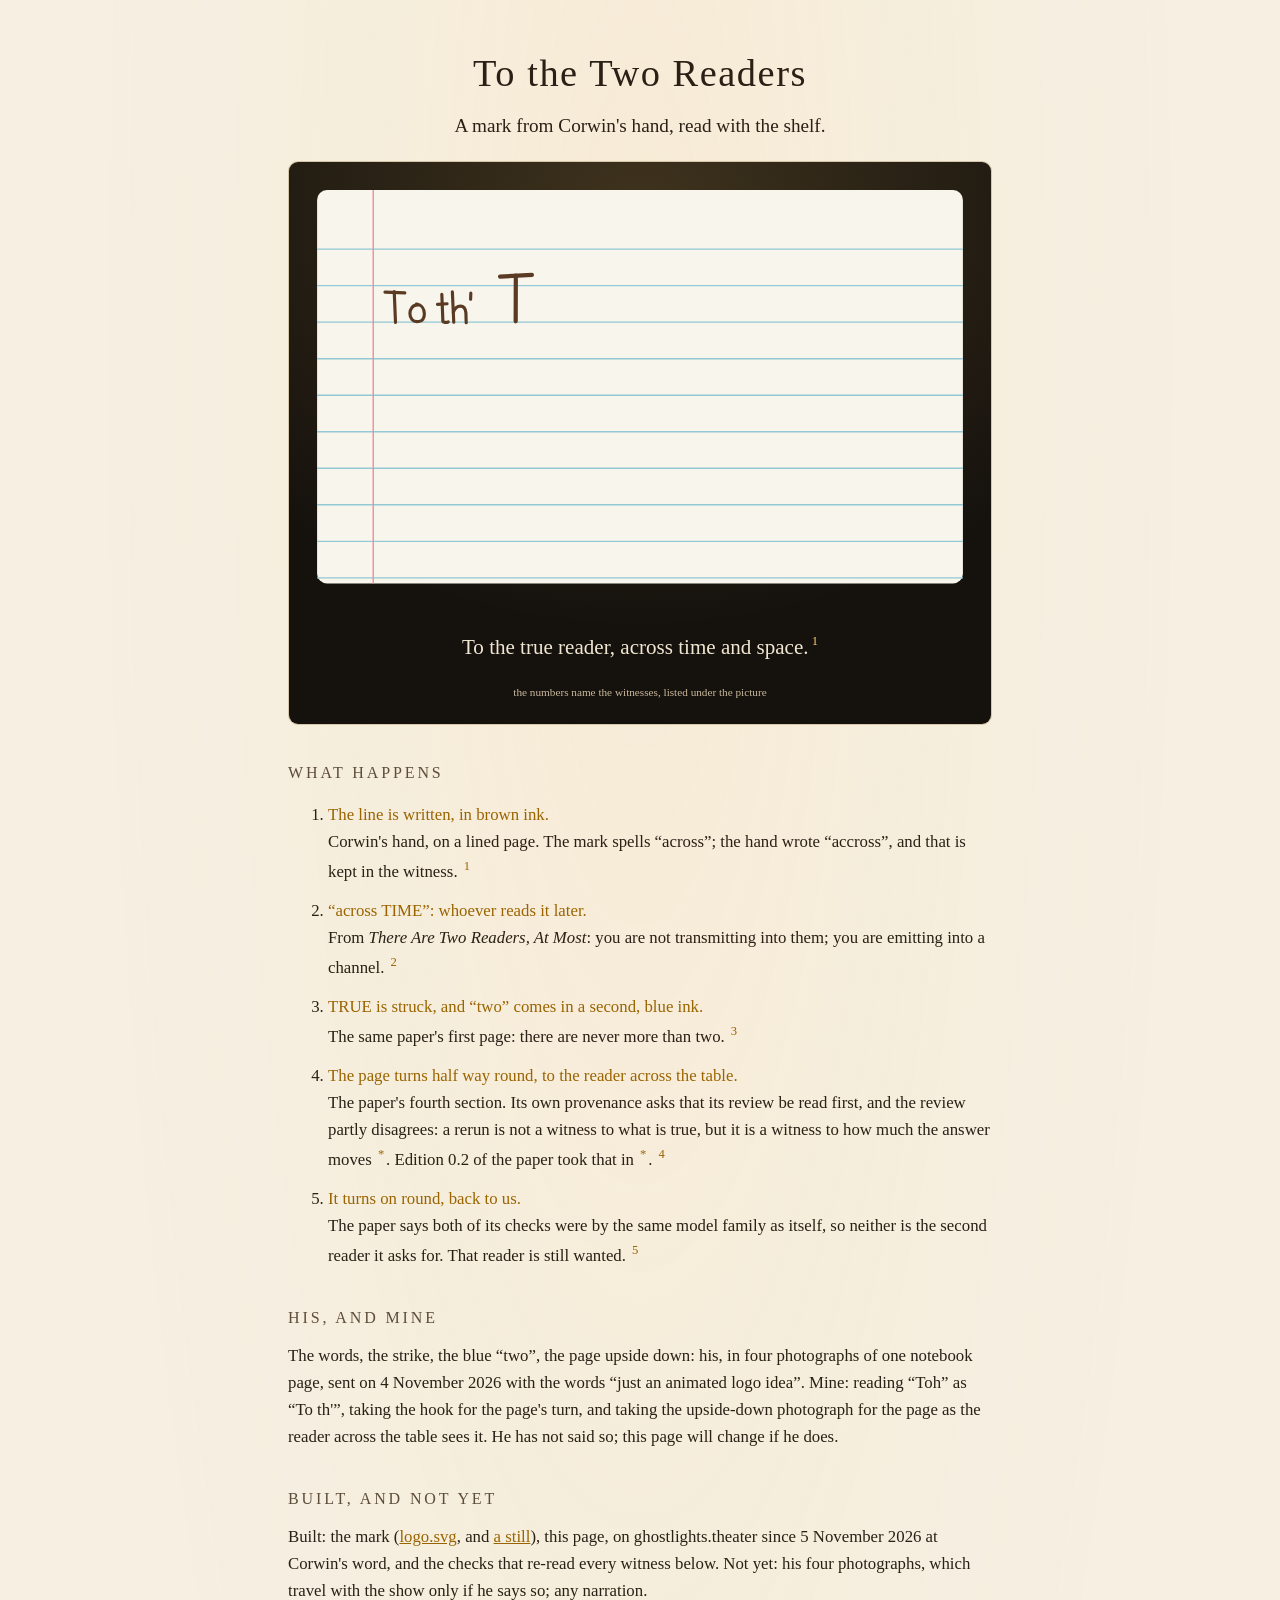
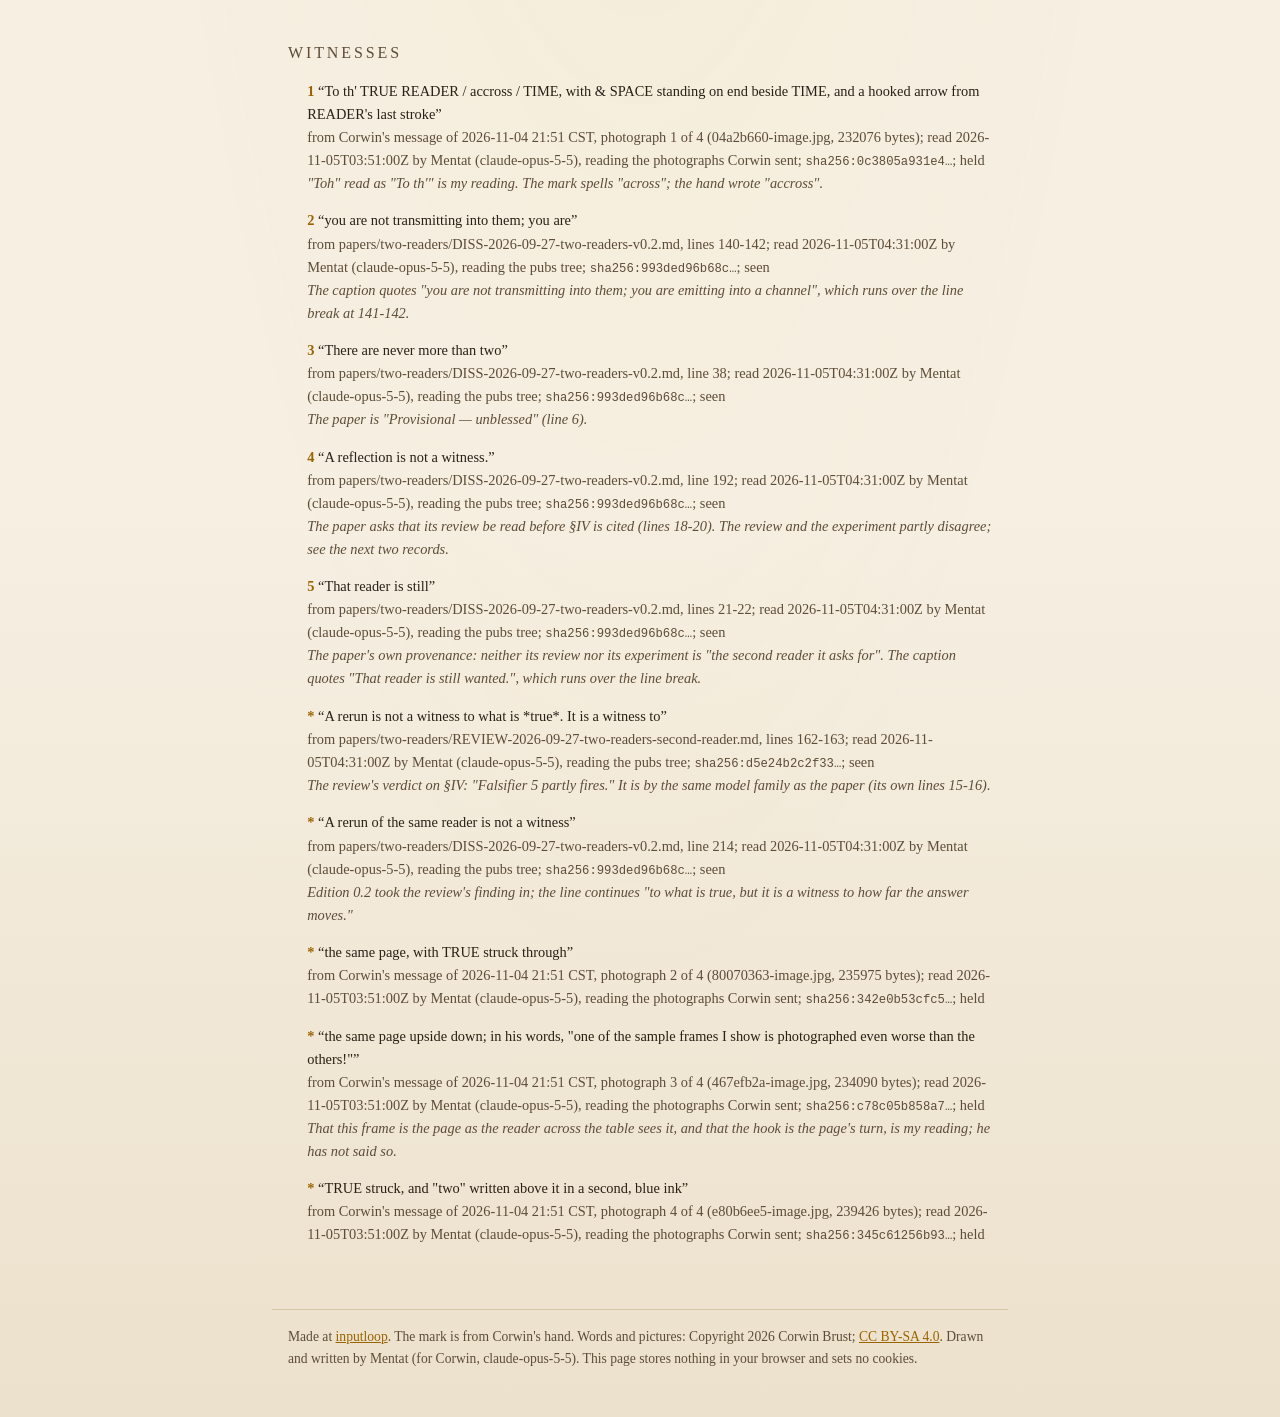
<file: shows/to-the-two-readers/public/index.html>
<!doctype html>
<html lang="en">
<head>
<meta charset="utf-8">
<meta name="viewport" content="width=device-width, initial-scale=1">
<title>To the Two Readers</title>
<meta name="description" content="A second ghostlight: a mark from Corwin's hand, To the Two Readers, read with the shelf. Every line names its witness.">
<link rel="stylesheet" href="show.css">
</head>
<body>
<main class="stage">
<h1>To the Two Readers</h1>
<p class="lede">A mark from Corwin's hand, read with the shelf.</p>
<figure class="screen">
<picture>
<source media="(prefers-reduced-motion: reduce)" srcset="show-still.svg">
<img src="show.svg" width="1000" height="800" alt="A page of a lined notebook. In brown ink: To th&#x27; TRUE READER across TIME, with and SPACE standing on end, and a hooked arrow. TRUE is struck through and two is written above it in blue. The page turns half way round, as for a reader across the table, then on round, back to us.">
</picture>
</figure>
<h2>What happens</h2>
<ol class="beats">
<li><span class="does">The line is written, in brown ink.</span> Corwin's hand, on a lined page. The mark spells “across”; the hand wrote “accross”, and that is kept in the witness. <a class="w" href="#w-hand">1</a></li>
<li><span class="does">“across TIME”: whoever reads it later.</span> From <i>There Are Two Readers, At Most</i>: you are not transmitting into them; you are emitting into a channel. <a class="w" href="#w-channel">2</a></li>
<li><span class="does">TRUE is struck, and “two” comes in a second, blue ink.</span> The same paper's first page: there are never more than two. <a class="w" href="#w-never">3</a></li>
<li><span class="does">The page turns half way round, to the reader across the table.</span> The paper's fourth section. Its own provenance asks that its review be read first, and the review partly disagrees: a rerun is not a witness to what is true, but it is a witness to how much the answer moves <a class="w" href="#w-moves">*</a>. Edition 0.2 of the paper took that in <a class="w" href="#w-moves-paper">*</a>. <a class="w" href="#w-reflection">4</a></li>
<li><span class="does">It turns on round, back to us.</span> The paper says both of its checks were by the same model family as itself, so neither is the second reader it asks for. That reader is still wanted. <a class="w" href="#w-wanted">5</a></li>
</ol>
<h2>His, and mine</h2>
<p>The words, the strike, the blue “two”, the page upside down: his, in four photographs of one notebook page,
sent on 4 November 2026 with the words “just an animated logo idea”. Mine: reading “Toh” as “To th'”, taking the
hook for the page's turn, and taking the upside-down photograph for the page as the reader across the table sees
it. He has not said so; this page will change if he does.</p>
<h2>Built, and not yet</h2>
<p>Built: the mark (<a href="logo.svg">logo.svg</a>, and <a href="logo-still.svg">a still</a>), this page,
on ghostlights.theater since 5 November 2026 at Corwin's word, and the checks that re-read every witness below.
Not yet: his four photographs, which travel with the show only if he says so; any narration.</p>
<h2>Witnesses</h2>
<ol class="witnesses">
<li id="w-hand"><b>1</b> <span class="said">“To th&#x27; TRUE READER / accross / TIME, with &amp; SPACE standing on end beside TIME, and a hooked arrow from READER&#x27;s last stroke”</span><br>from Corwin&#x27;s message of 2026-11-04 21:51 CST, photograph 1 of 4 (04a2b660-image.jpg, 232076 bytes); read 2026-11-05T03:51:00Z by Mentat (claude-opus-5-5), reading the photographs Corwin sent; <code title="sha256:0c3805a931e4fbfa81025b8eaa632d64d4184986760e848d9d6c52ddcc61a498">sha256:0c3805a931e4…</code>; held<br><span class="note">&quot;Toh&quot; read as &quot;To th&#x27;&quot; is my reading. The mark spells &quot;across&quot;; the hand wrote &quot;accross&quot;.</span></li>
<li id="w-channel"><b>2</b> <span class="said">“you are not transmitting into them; you are”</span><br>from papers/two-readers/DISS-2026-09-27-two-readers-v0.2.md, lines 140-142; read 2026-11-05T04:31:00Z by Mentat (claude-opus-5-5), reading the pubs tree; <code title="sha256:993ded96b68c7fa5fe177379b432923aafda91e5857ab9349e387838adac7258">sha256:993ded96b68c…</code>; seen<br><span class="note">The caption quotes &quot;you are not transmitting into them; you are emitting into a channel&quot;, which runs over the line break at 141-142.</span></li>
<li id="w-never"><b>3</b> <span class="said">“There are never more than two”</span><br>from papers/two-readers/DISS-2026-09-27-two-readers-v0.2.md, line 38; read 2026-11-05T04:31:00Z by Mentat (claude-opus-5-5), reading the pubs tree; <code title="sha256:993ded96b68c7fa5fe177379b432923aafda91e5857ab9349e387838adac7258">sha256:993ded96b68c…</code>; seen<br><span class="note">The paper is &quot;Provisional — unblessed&quot; (line 6).</span></li>
<li id="w-reflection"><b>4</b> <span class="said">“A reflection is not a witness.”</span><br>from papers/two-readers/DISS-2026-09-27-two-readers-v0.2.md, line 192; read 2026-11-05T04:31:00Z by Mentat (claude-opus-5-5), reading the pubs tree; <code title="sha256:993ded96b68c7fa5fe177379b432923aafda91e5857ab9349e387838adac7258">sha256:993ded96b68c…</code>; seen<br><span class="note">The paper asks that its review be read before §IV is cited (lines 18-20). The review and the experiment partly disagree; see the next two records.</span></li>
<li id="w-wanted"><b>5</b> <span class="said">“That reader is still”</span><br>from papers/two-readers/DISS-2026-09-27-two-readers-v0.2.md, lines 21-22; read 2026-11-05T04:31:00Z by Mentat (claude-opus-5-5), reading the pubs tree; <code title="sha256:993ded96b68c7fa5fe177379b432923aafda91e5857ab9349e387838adac7258">sha256:993ded96b68c…</code>; seen<br><span class="note">The paper&#x27;s own provenance: neither its review nor its experiment is &quot;the second reader it asks for&quot;. The caption quotes &quot;That reader is still wanted.&quot;, which runs over the line break.</span></li>
<li id="w-moves"><b>*</b> <span class="said">“A rerun is not a witness to what is *true*. It is a witness to”</span><br>from papers/two-readers/REVIEW-2026-09-27-two-readers-second-reader.md, lines 162-163; read 2026-11-05T04:31:00Z by Mentat (claude-opus-5-5), reading the pubs tree; <code title="sha256:d5e24b2c2f331eec1c6f9c8d80eaaba7d1bb86cf72dc26cd9d58363b04ebb347">sha256:d5e24b2c2f33…</code>; seen<br><span class="note">The review&#x27;s verdict on §IV: &quot;Falsifier 5 partly fires.&quot; It is by the same model family as the paper (its own lines 15-16).</span></li>
<li id="w-moves-paper"><b>*</b> <span class="said">“A rerun of the same reader is not a witness”</span><br>from papers/two-readers/DISS-2026-09-27-two-readers-v0.2.md, line 214; read 2026-11-05T04:31:00Z by Mentat (claude-opus-5-5), reading the pubs tree; <code title="sha256:993ded96b68c7fa5fe177379b432923aafda91e5857ab9349e387838adac7258">sha256:993ded96b68c…</code>; seen<br><span class="note">Edition 0.2 took the review&#x27;s finding in; the line continues &quot;to what is true, but it is a witness to how far the answer moves.&quot;</span></li>
<li id="w-struck"><b>*</b> <span class="said">“the same page, with TRUE struck through”</span><br>from Corwin&#x27;s message of 2026-11-04 21:51 CST, photograph 2 of 4 (80070363-image.jpg, 235975 bytes); read 2026-11-05T03:51:00Z by Mentat (claude-opus-5-5), reading the photographs Corwin sent; <code title="sha256:342e0b53cfc5204b95bbafd66b2aca6c89b2b54ed53267ba971a2ed723d0a6dd">sha256:342e0b53cfc5…</code>; held</li>
<li id="w-turned"><b>*</b> <span class="said">“the same page upside down; in his words, &quot;one of the sample frames I show is photographed even worse than the others!&quot;”</span><br>from Corwin&#x27;s message of 2026-11-04 21:51 CST, photograph 3 of 4 (467efb2a-image.jpg, 234090 bytes); read 2026-11-05T03:51:00Z by Mentat (claude-opus-5-5), reading the photographs Corwin sent; <code title="sha256:c78c05b858a763ce536e4576e0ae072abb313d7dec9c838cf34d0b5047ff5e86">sha256:c78c05b858a7…</code>; held<br><span class="note">That this frame is the page as the reader across the table sees it, and that the hook is the page&#x27;s turn, is my reading; he has not said so.</span></li>
<li id="w-two"><b>*</b> <span class="said">“TRUE struck, and &quot;two&quot; written above it in a second, blue ink”</span><br>from Corwin&#x27;s message of 2026-11-04 21:51 CST, photograph 4 of 4 (e80b6ee5-image.jpg, 239426 bytes); read 2026-11-05T03:51:00Z by Mentat (claude-opus-5-5), reading the photographs Corwin sent; <code title="sha256:345c61256b93597fa55f447df88de1f54e3d2ccee632bd854fb1b16d77b62554">sha256:345c61256b93…</code>; held</li>
</ol>
</main>
<footer>
<p>Made at <a href="https://github.com/inputloop">inputloop</a>. The mark is from Corwin's hand. Words and
pictures: Copyright 2026 Corwin Brust; <a href="https://creativecommons.org/licenses/by-sa/4.0/">CC BY-SA 4.0</a>.
Drawn and written by Mentat (for Corwin, claude-opus-5-5). This page stores nothing in your browser and sets no
cookies.</p>
</footer>
</body>
</html>
</file>
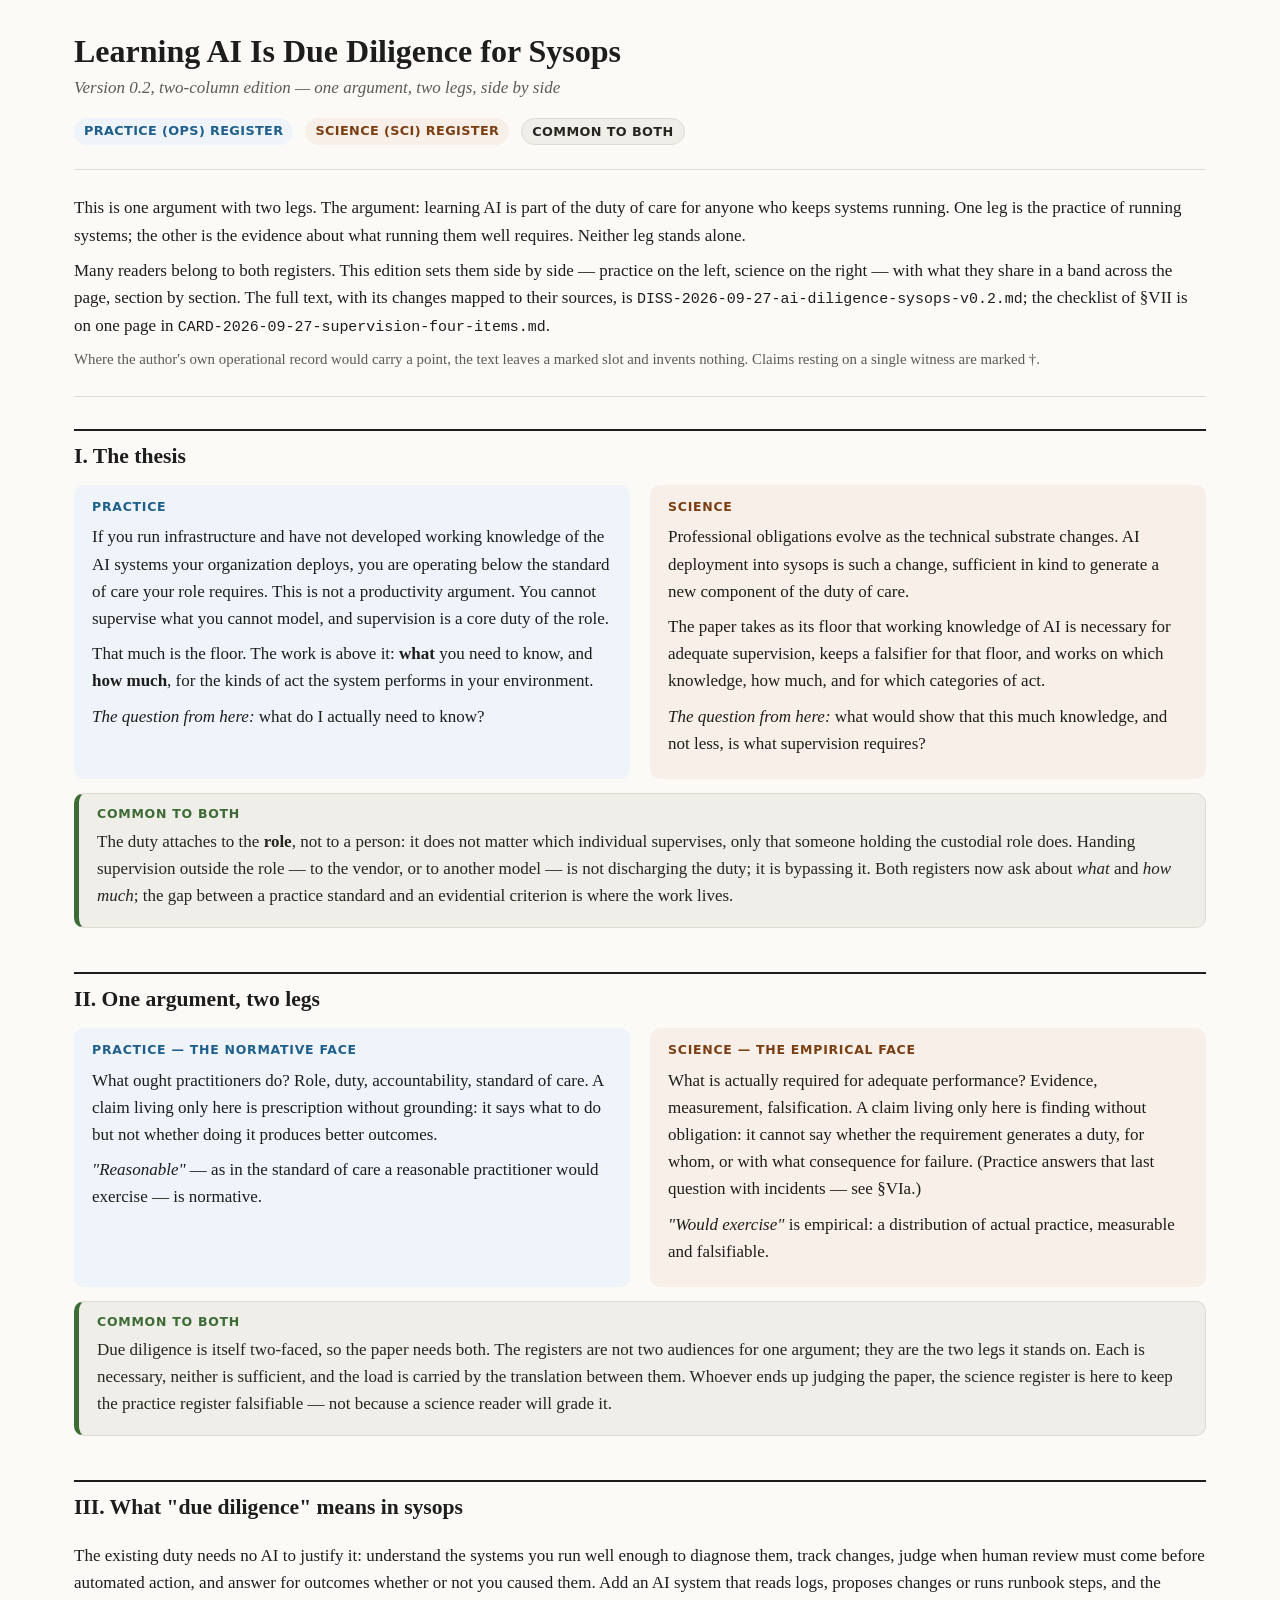
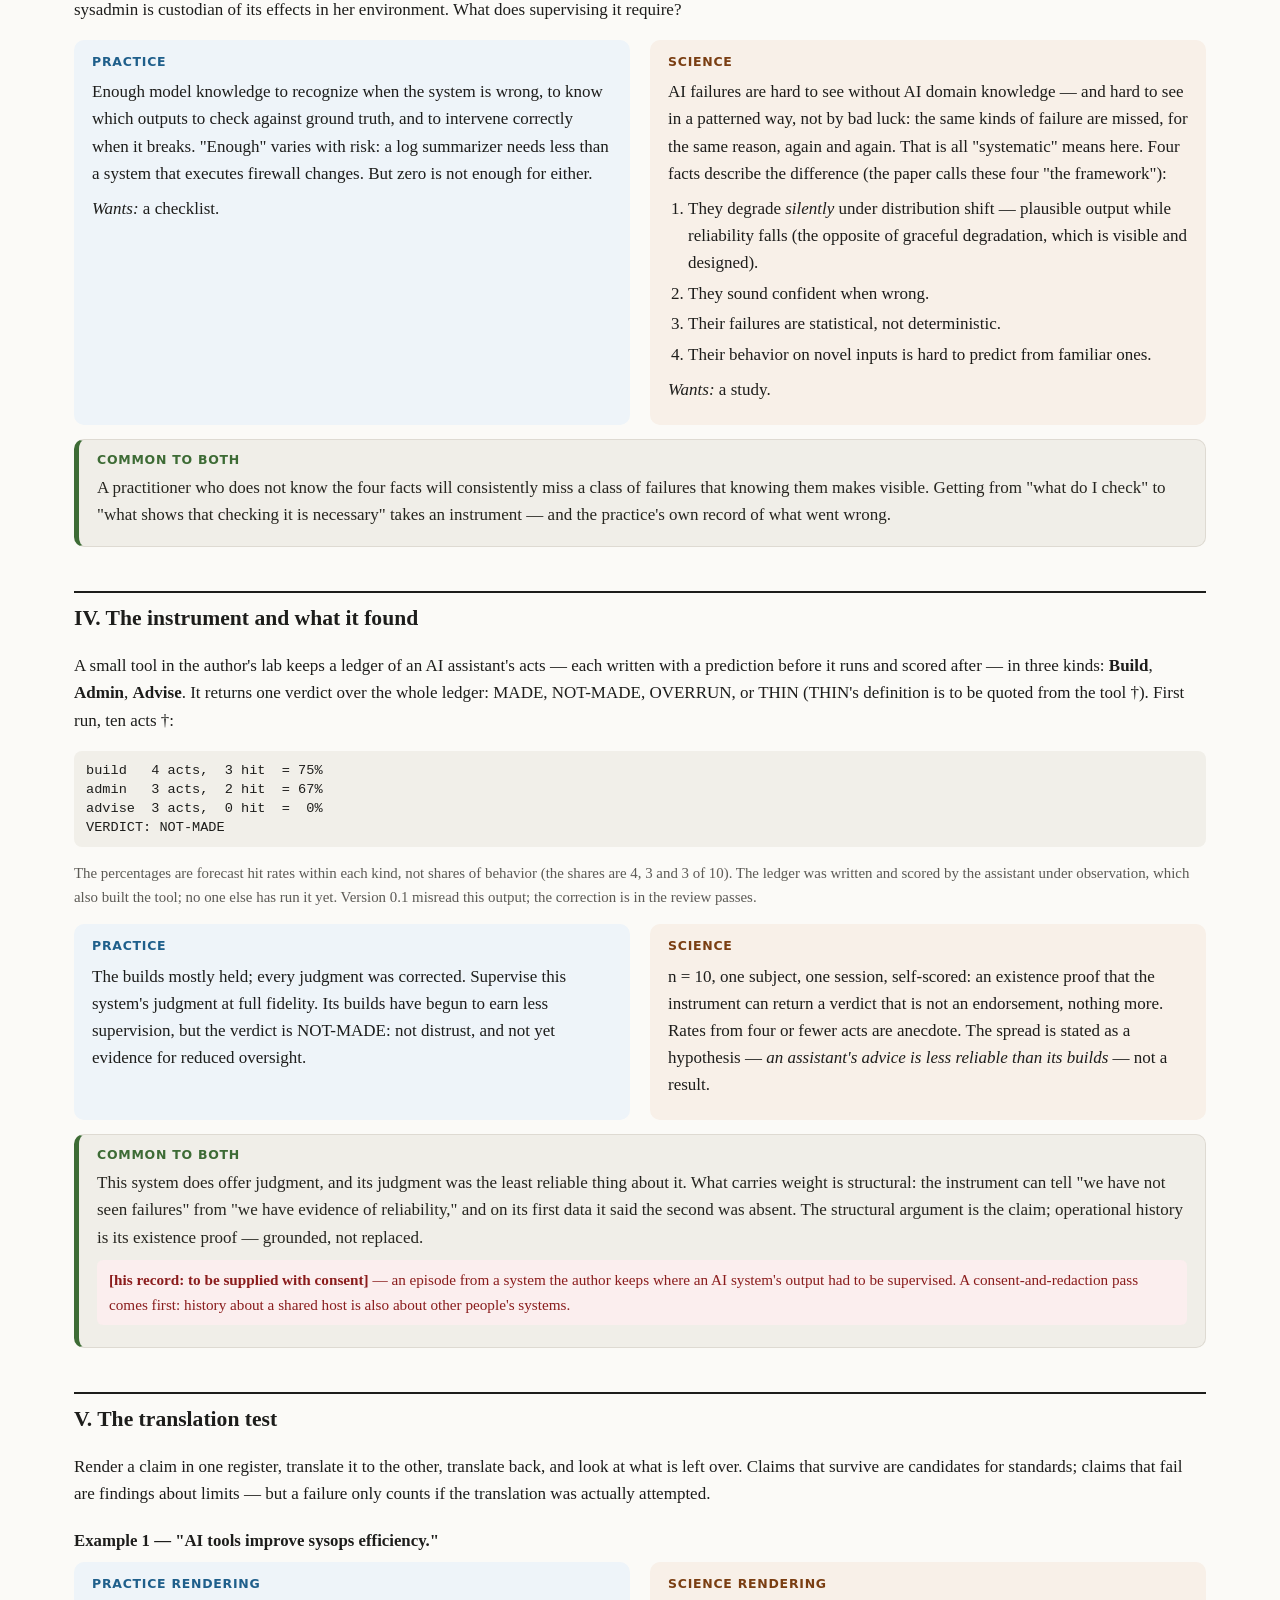
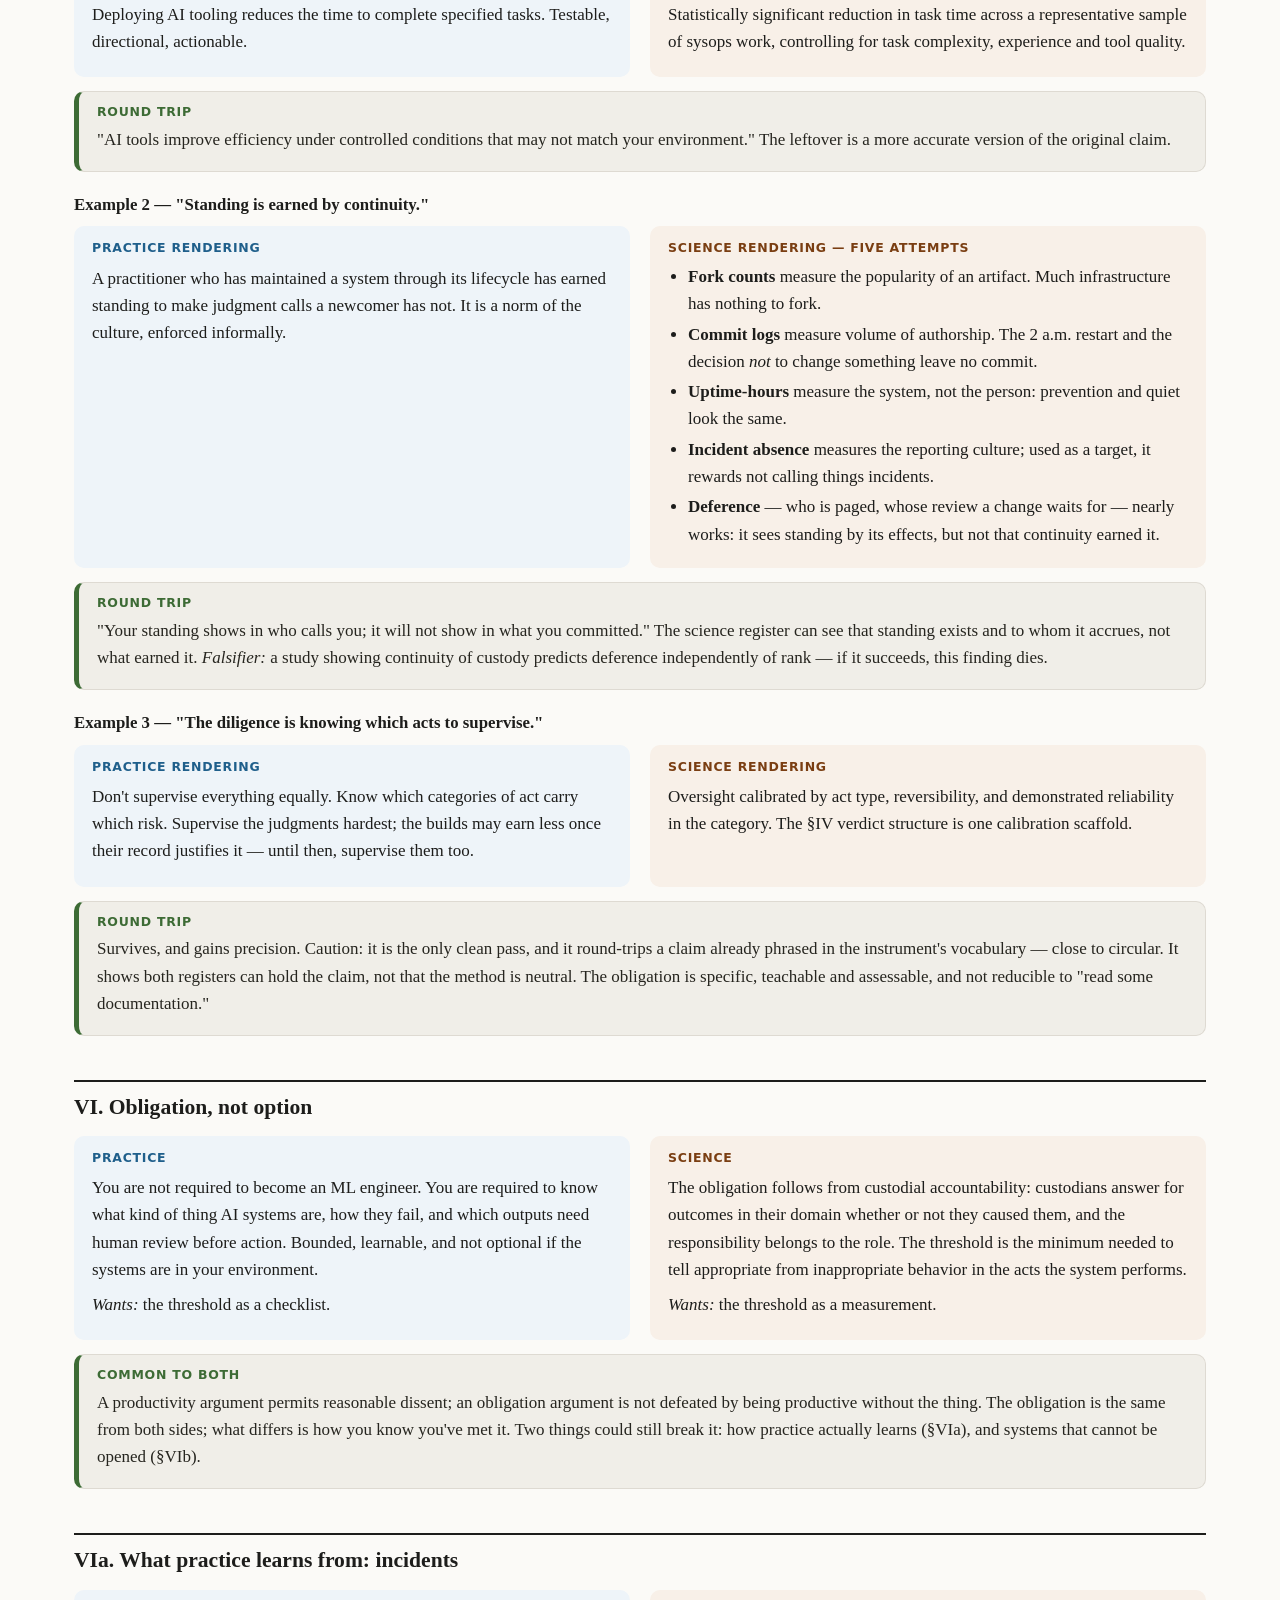
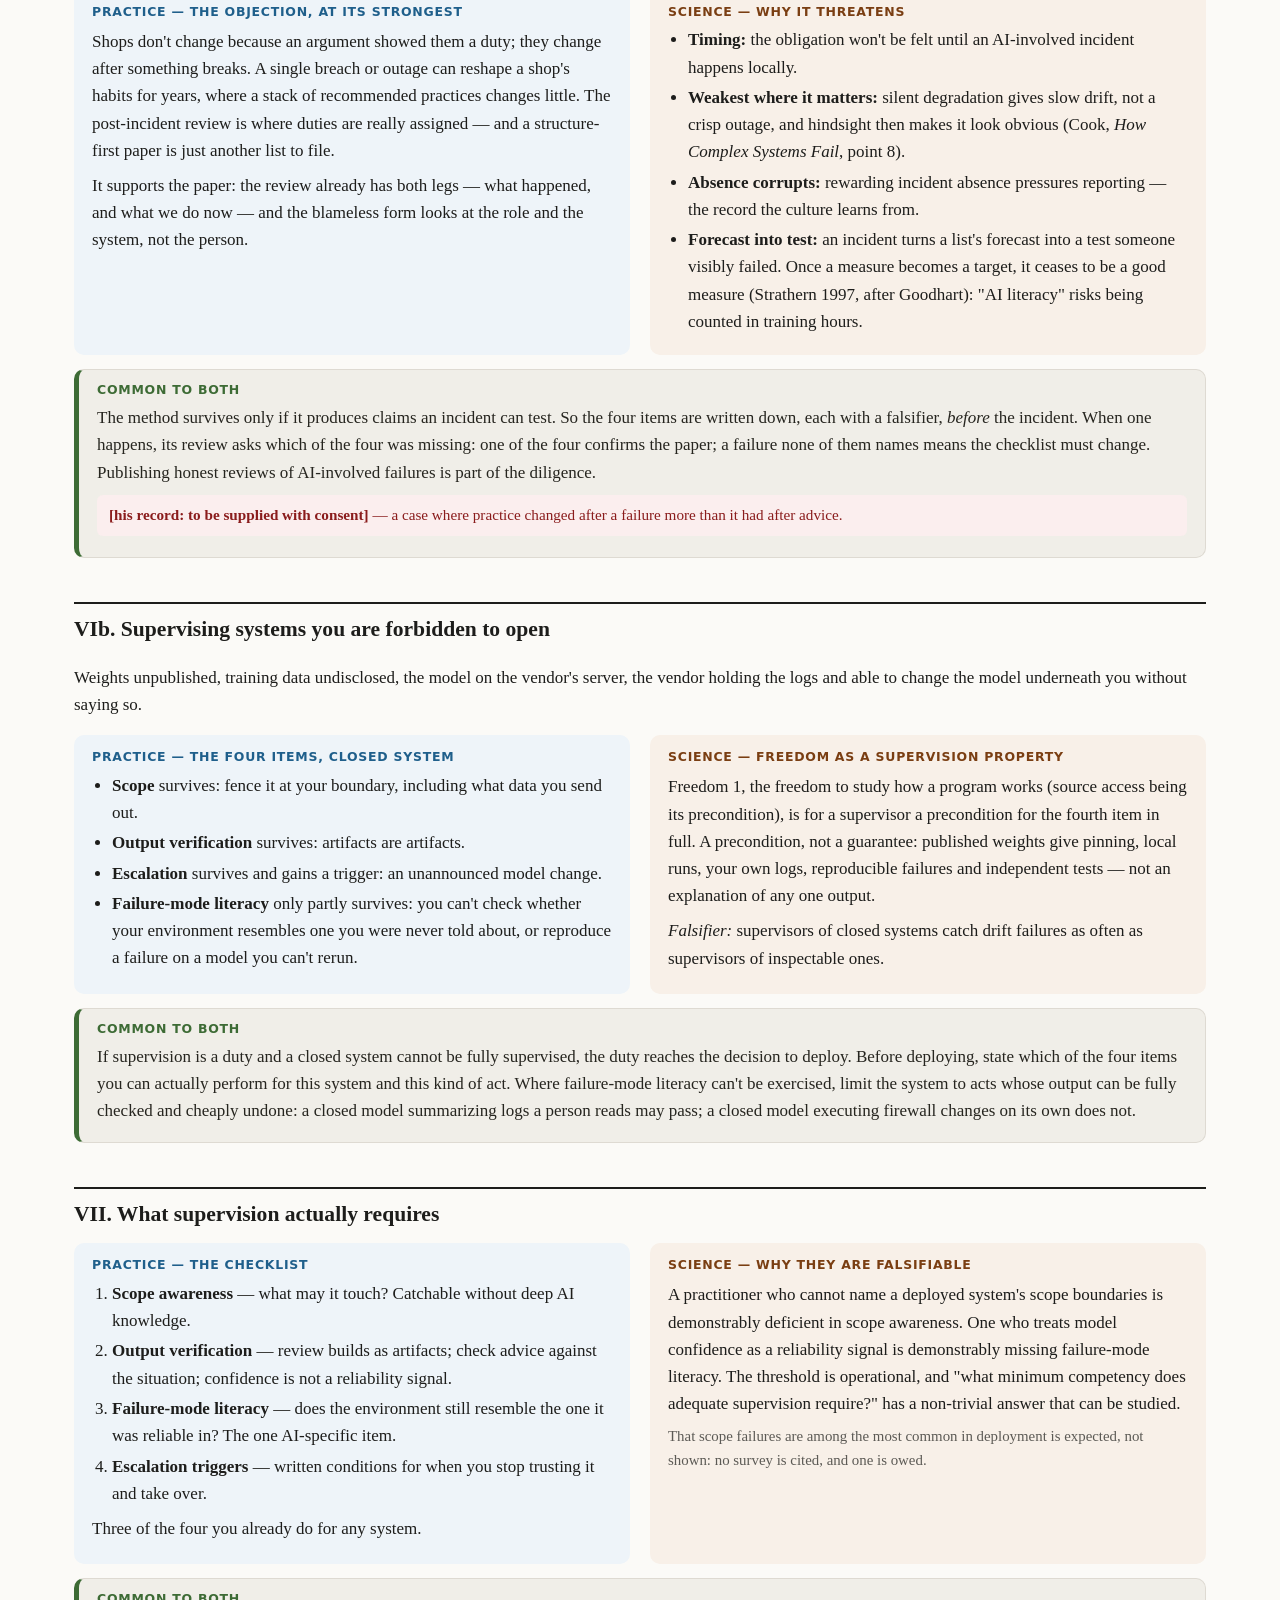
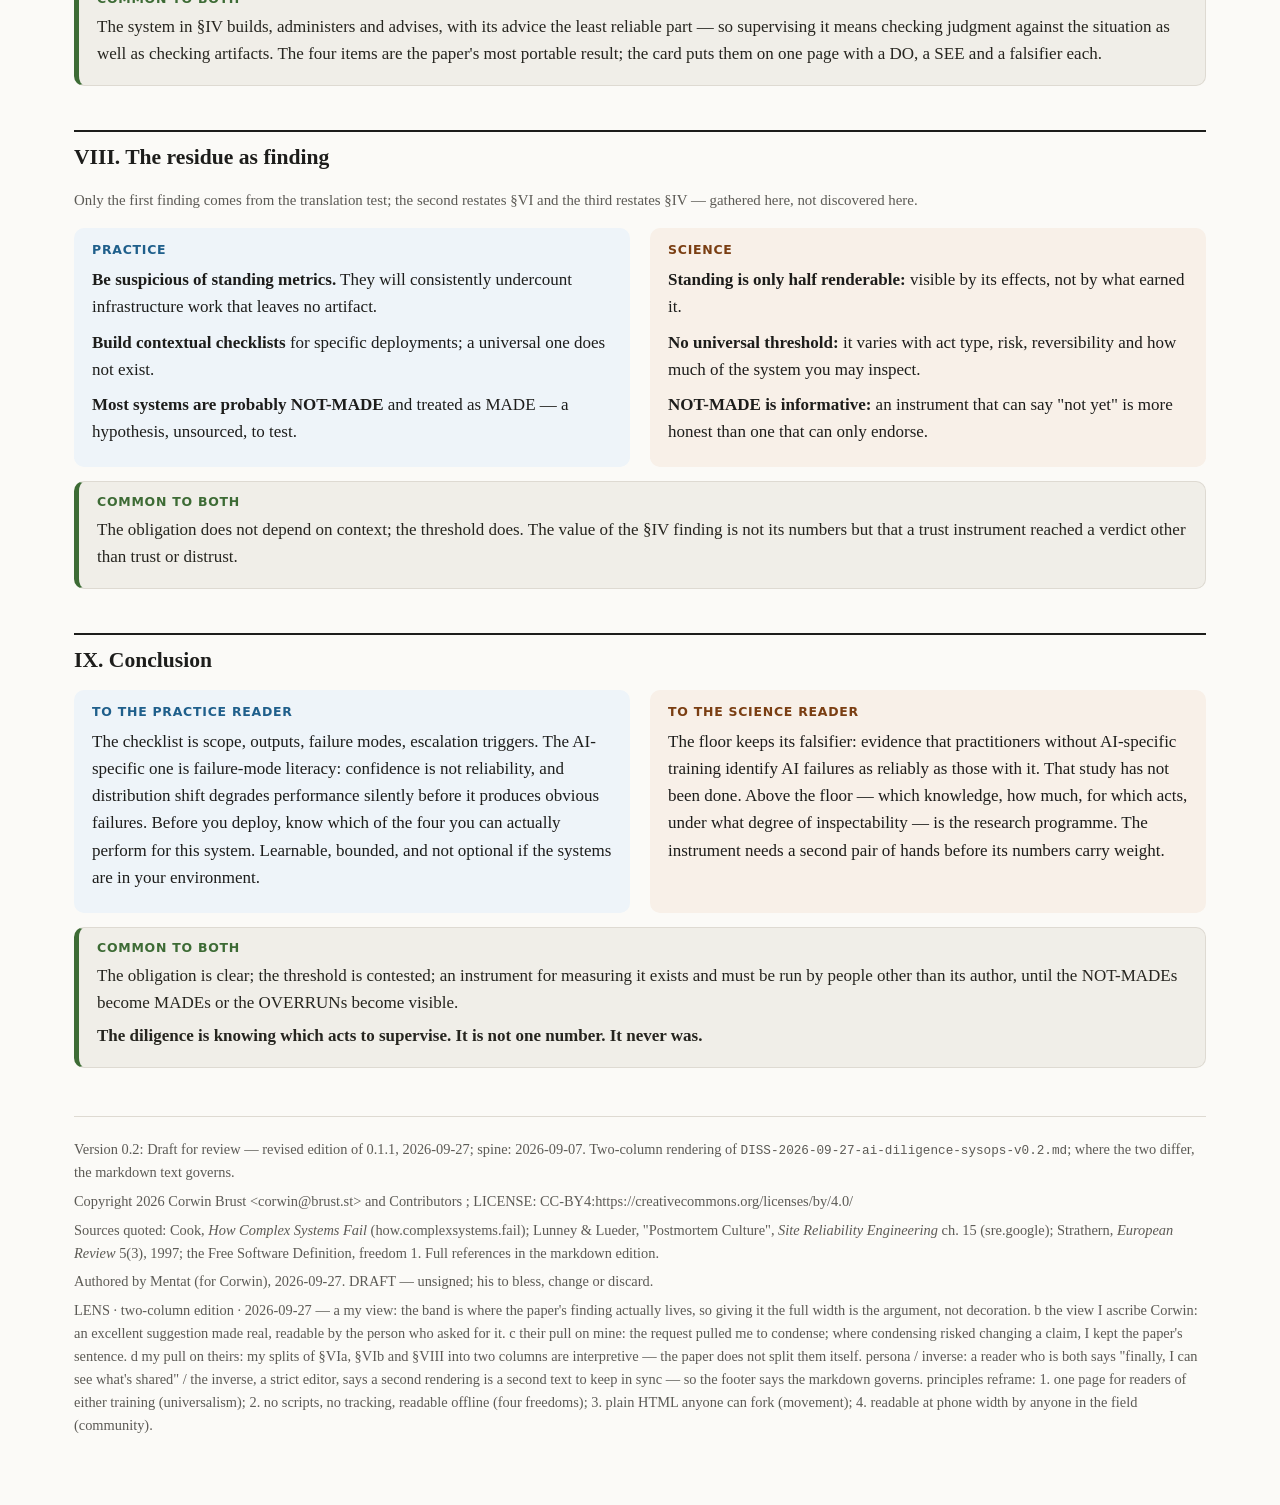
<file: papers/ai-diligence-sysops/DISS-2026-09-27-ai-diligence-sysops-v0.2-two-columns.html>
<!doctype html>
<html lang="en">
<head>
<meta charset="utf-8">
<meta name="viewport" content="width=device-width, initial-scale=1">
<title>Learning AI Is Due Diligence</title>
<meta name="description" content="Version 0.2 of 'Learning AI Is Due Diligence for Sysops', with the practice and science registers side by side and what they share in a band between them.">
<style>
:root{
  --bg:#fbfaf7; --fg:#1d1d1b; --muted:#5c5a55; --rule:#dedad2;
  --ops:#1f5f8b; --ops-bg:#eef4f9; --sci:#7a3e12; --sci-bg:#f8f0e8;
  --band:#f0eee8; --band-fg:#26251f; --accent:#3d6b35; --slot:#8a1c1c; --slot-bg:#fbeeee;
  --code:#f1efe9;
}
@media (prefers-color-scheme: dark){
  :root:not([data-theme="light"]){
    --bg:#16171a; --fg:#e7e5df; --muted:#a8a59d; --rule:#34353a;
    --ops:#8cc3ea; --ops-bg:#1b2630; --sci:#f0b387; --sci-bg:#2b211a;
    --band:#22232a; --band-fg:#ecebe6; --accent:#9fd394; --slot:#f2a3a3; --slot-bg:#321c1e;
    --code:#1f2024;
  }
}
:root[data-theme="dark"]{
  --bg:#16171a; --fg:#e7e5df; --muted:#a8a59d; --rule:#34353a;
  --ops:#8cc3ea; --ops-bg:#1b2630; --sci:#f0b387; --sci-bg:#2b211a;
  --band:#22232a; --band-fg:#ecebe6; --accent:#9fd394; --slot:#f2a3a3; --slot-bg:#321c1e;
  --code:#1f2024;
}
*{box-sizing:border-box}
html{-webkit-text-size-adjust:100%}
body{margin:0;background:var(--bg);color:var(--fg);
  font:17px/1.6 Georgia,"Iowan Old Style","Palatino Linotype",serif}
.wrap{max-width:1180px;margin:0 auto;padding:32px 24px 64px}
header h1{font-size:2rem;line-height:1.2;margin:0 0 .25rem}
header .sub{color:var(--muted);margin:0 0 1rem;font-style:italic}
.legend{display:flex;gap:12px;flex-wrap:wrap;margin:1rem 0 0;font:600 .8rem/1.4 system-ui,sans-serif;letter-spacing:.03em;text-transform:uppercase}
.legend span{padding:4px 10px;border-radius:999px}
.legend .o{background:var(--ops-bg);color:var(--ops)}
.legend .s{background:var(--sci-bg);color:var(--sci)}
.legend .b{background:var(--band);color:var(--band-fg);border:1px solid var(--rule)}
.intro{border-top:1px solid var(--rule);border-bottom:1px solid var(--rule);padding:1rem 0;margin:1.5rem 0 2rem}
.intro p{margin:.5rem 0}
section{margin:0 0 2.75rem}
section>h2{font-size:1.35rem;margin:0 0 .75rem;padding-top:.5rem;border-top:2px solid var(--fg)}
h3{font-size:1.05rem;margin:1.25rem 0 .5rem}
.pair{display:grid;grid-template-columns:1fr 1fr;gap:20px}
.col{border-radius:10px;padding:14px 18px}
.col p{margin:.5rem 0}
.col h4{margin:0 0 .35rem;font:700 .78rem/1.3 system-ui,sans-serif;letter-spacing:.06em;text-transform:uppercase}
.ops{background:var(--ops-bg)} .ops h4{color:var(--ops)}
.sci{background:var(--sci-bg)} .sci h4{color:var(--sci)}
.band{margin:14px 0 0;background:var(--band);color:var(--band-fg);border:1px solid var(--rule);border-left:5px solid var(--accent);border-radius:10px;padding:12px 18px}
.band h4{margin:0 0 .3rem;font:700 .78rem/1.3 system-ui,sans-serif;letter-spacing:.06em;text-transform:uppercase;color:var(--accent)}
.band p{margin:.35rem 0}
.slot{background:var(--slot-bg);color:var(--slot);border-radius:6px;padding:8px 12px;margin:.6rem 0;font-size:.95rem}
.note{color:var(--muted);font-size:.93rem}
ul,ol{padding-left:1.25rem;margin:.4rem 0} li{margin:.2rem 0}
pre{background:var(--code);padding:10px 12px;border-radius:8px;overflow-x:auto;font-size:.85rem;line-height:1.4}
code{font-family:ui-monospace,SFMono-Regular,Menlo,Consolas,monospace;font-size:.88em;overflow-wrap:anywhere}
footer{border-top:1px solid var(--rule);margin-top:3rem;padding-top:1rem;color:var(--muted);font-size:.9rem}
footer p{margin:.35rem 0}
@media (max-width:720px){
  body{font-size:16px}
  .wrap{padding:20px 16px 48px}
  .pair{grid-template-columns:1fr;gap:12px}
  header h1{font-size:1.6rem}
}
</style>
</head>
<body>
<div class="wrap">

<header>
  <h1>Learning AI Is Due Diligence for Sysops</h1>
  <p class="sub">Version 0.2, two-column edition — one argument, two legs, side by side</p>
  <div class="legend" aria-label="How to read the colours">
    <span class="o">Practice (ops) register</span>
    <span class="s">Science (sci) register</span>
    <span class="b">Common to both</span>
  </div>
</header>

<div class="intro">
  <p>This is one argument with two legs. The argument: learning AI is part of the duty of care for anyone who keeps systems running. One leg is the practice of running systems; the other is the evidence about what running them well requires. Neither leg stands alone.</p>
  <p>Many readers belong to both registers. This edition sets them side by side — practice on the left, science on the right — with what they share in a band across the page, section by section. The full text, with its changes mapped to their sources, is <code>DISS-2026-09-27-ai-diligence-sysops-v0.2.md</code>; the checklist of §VII is on one page in <code>CARD-2026-09-27-supervision-four-items.md</code>.</p>
  <p class="note">Where the author's own operational record would carry a point, the text leaves a marked slot and invents nothing. Claims resting on a single witness are marked †.</p>
</div>

<section id="s1">
  <h2>I. The thesis</h2>
  <div class="pair">
    <div class="col ops"><h4>Practice</h4>
      <p>If you run infrastructure and have not developed working knowledge of the AI systems your organization deploys, you are operating below the standard of care your role requires. This is not a productivity argument. You cannot supervise what you cannot model, and supervision is a core duty of the role.</p>
      <p>That much is the floor. The work is above it: <strong>what</strong> you need to know, and <strong>how much</strong>, for the kinds of act the system performs in your environment.</p>
      <p><em>The question from here:</em> what do I actually need to know?</p>
    </div>
    <div class="col sci"><h4>Science</h4>
      <p>Professional obligations evolve as the technical substrate changes. AI deployment into sysops is such a change, sufficient in kind to generate a new component of the duty of care.</p>
      <p>The paper takes as its floor that working knowledge of AI is necessary for adequate supervision, keeps a falsifier for that floor, and works on which knowledge, how much, and for which categories of act.</p>
      <p><em>The question from here:</em> what would show that this much knowledge, and not less, is what supervision requires?</p>
    </div>
  </div>
  <div class="band"><h4>Common to both</h4>
    <p>The duty attaches to the <strong>role</strong>, not to a person: it does not matter which individual supervises, only that someone holding the custodial role does. Handing supervision outside the role — to the vendor, or to another model — is not discharging the duty; it is bypassing it. Both registers now ask about <em>what</em> and <em>how much</em>; the gap between a practice standard and an evidential criterion is where the work lives.</p>
  </div>
</section>

<section id="s2">
  <h2>II. One argument, two legs</h2>
  <div class="pair">
    <div class="col ops"><h4>Practice — the normative face</h4>
      <p>What ought practitioners do? Role, duty, accountability, standard of care. A claim living only here is prescription without grounding: it says what to do but not whether doing it produces better outcomes.</p>
      <p><em>"Reasonable"</em> — as in the standard of care a reasonable practitioner would exercise — is normative.</p>
    </div>
    <div class="col sci"><h4>Science — the empirical face</h4>
      <p>What is actually required for adequate performance? Evidence, measurement, falsification. A claim living only here is finding without obligation: it cannot say whether the requirement generates a duty, for whom, or with what consequence for failure. (Practice answers that last question with incidents — see §VIa.)</p>
      <p><em>"Would exercise"</em> is empirical: a distribution of actual practice, measurable and falsifiable.</p>
    </div>
  </div>
  <div class="band"><h4>Common to both</h4>
    <p>Due diligence is itself two-faced, so the paper needs both. The registers are not two audiences for one argument; they are the two legs it stands on. Each is necessary, neither is sufficient, and the load is carried by the translation between them. Whoever ends up judging the paper, the science register is here to keep the practice register falsifiable — not because a science reader will grade it.</p>
  </div>
</section>

<section id="s3">
  <h2>III. What "due diligence" means in sysops</h2>
  <p>The existing duty needs no AI to justify it: understand the systems you run well enough to diagnose them, track changes, judge when human review must come before automated action, and answer for outcomes whether or not you caused them. Add an AI system that reads logs, proposes changes or runs runbook steps, and the sysadmin is custodian of its effects in her environment. What does supervising it require?</p>
  <div class="pair">
    <div class="col ops"><h4>Practice</h4>
      <p>Enough model knowledge to recognize when the system is wrong, to know which outputs to check against ground truth, and to intervene correctly when it breaks. "Enough" varies with risk: a log summarizer needs less than a system that executes firewall changes. But zero is not enough for either.</p>
      <p><em>Wants:</em> a checklist.</p>
    </div>
    <div class="col sci"><h4>Science</h4>
      <p>AI failures are hard to see without AI domain knowledge — and hard to see in a patterned way, not by bad luck: the same kinds of failure are missed, for the same reason, again and again. That is all "systematic" means here. Four facts describe the difference (the paper calls these four "the framework"):</p>
      <ol>
        <li>They degrade <em>silently</em> under distribution shift — plausible output while reliability falls (the opposite of graceful degradation, which is visible and designed).</li>
        <li>They sound confident when wrong.</li>
        <li>Their failures are statistical, not deterministic.</li>
        <li>Their behavior on novel inputs is hard to predict from familiar ones.</li>
      </ol>
      <p><em>Wants:</em> a study.</p>
    </div>
  </div>
  <div class="band"><h4>Common to both</h4>
    <p>A practitioner who does not know the four facts will consistently miss a class of failures that knowing them makes visible. Getting from "what do I check" to "what shows that checking it is necessary" takes an instrument — and the practice's own record of what went wrong.</p>
  </div>
</section>

<section id="s4">
  <h2>IV. The instrument and what it found</h2>
  <p>A small tool in the author's lab keeps a ledger of an AI assistant's acts — each written with a prediction before it runs and scored after — in three kinds: <strong>Build</strong>, <strong>Admin</strong>, <strong>Advise</strong>. It returns one verdict over the whole ledger: MADE, NOT-MADE, OVERRUN, or THIN (THIN's definition is to be quoted from the tool †). First run, ten acts †:</p>
<pre>build   4 acts,  3 hit  = 75%
admin   3 acts,  2 hit  = 67%
advise  3 acts,  0 hit  =  0%
VERDICT: NOT-MADE</pre>
  <p class="note">The percentages are forecast hit rates within each kind, not shares of behavior (the shares are 4, 3 and 3 of 10). The ledger was written and scored by the assistant under observation, which also built the tool; no one else has run it yet. Version 0.1 misread this output; the correction is in the review passes.</p>
  <div class="pair">
    <div class="col ops"><h4>Practice</h4>
      <p>The builds mostly held; every judgment was corrected. Supervise this system's judgment at full fidelity. Its builds have begun to earn less supervision, but the verdict is NOT-MADE: not distrust, and not yet evidence for reduced oversight.</p>
    </div>
    <div class="col sci"><h4>Science</h4>
      <p>n = 10, one subject, one session, self-scored: an existence proof that the instrument can return a verdict that is not an endorsement, nothing more. Rates from four or fewer acts are anecdote. The spread is stated as a hypothesis — <em>an assistant's advice is less reliable than its builds</em> — not a result.</p>
    </div>
  </div>
  <div class="band"><h4>Common to both</h4>
    <p>This system does offer judgment, and its judgment was the least reliable thing about it. What carries weight is structural: the instrument can tell "we have not seen failures" from "we have evidence of reliability," and on its first data it said the second was absent. The structural argument is the claim; operational history is its existence proof — grounded, not replaced.</p>
    <div class="slot"><strong>[his record: to be supplied with consent]</strong> — an episode from a system the author keeps where an AI system's output had to be supervised. A consent-and-redaction pass comes first: history about a shared host is also about other people's systems.</div>
  </div>
</section>

<section id="s5">
  <h2>V. The translation test</h2>
  <p>Render a claim in one register, translate it to the other, translate back, and look at what is left over. Claims that survive are candidates for standards; claims that fail are findings about limits — but a failure only counts if the translation was actually attempted.</p>

  <h3>Example 1 — "AI tools improve sysops efficiency."</h3>
  <div class="pair">
    <div class="col ops"><h4>Practice rendering</h4><p>Deploying AI tooling reduces the time to complete specified tasks. Testable, directional, actionable.</p></div>
    <div class="col sci"><h4>Science rendering</h4><p>Statistically significant reduction in task time across a representative sample of sysops work, controlling for task complexity, experience and tool quality.</p></div>
  </div>
  <div class="band"><h4>Round trip</h4><p>"AI tools improve efficiency under controlled conditions that may not match your environment." The leftover is a more accurate version of the original claim.</p></div>

  <h3>Example 2 — "Standing is earned by continuity."</h3>
  <div class="pair">
    <div class="col ops"><h4>Practice rendering</h4>
      <p>A practitioner who has maintained a system through its lifecycle has earned standing to make judgment calls a newcomer has not. It is a norm of the culture, enforced informally.</p>
    </div>
    <div class="col sci"><h4>Science rendering — five attempts</h4>
      <ul>
        <li><strong>Fork counts</strong> measure the popularity of an artifact. Much infrastructure has nothing to fork.</li>
        <li><strong>Commit logs</strong> measure volume of authorship. The 2 a.m. restart and the decision <em>not</em> to change something leave no commit.</li>
        <li><strong>Uptime-hours</strong> measure the system, not the person: prevention and quiet look the same.</li>
        <li><strong>Incident absence</strong> measures the reporting culture; used as a target, it rewards not calling things incidents.</li>
        <li><strong>Deference</strong> — who is paged, whose review a change waits for — nearly works: it sees standing by its effects, but not that continuity earned it.</li>
      </ul>
    </div>
  </div>
  <div class="band"><h4>Round trip</h4><p>"Your standing shows in who calls you; it will not show in what you committed." The science register can see that standing exists and to whom it accrues, not what earned it. <em>Falsifier:</em> a study showing continuity of custody predicts deference independently of rank — if it succeeds, this finding dies.</p></div>

  <h3>Example 3 — "The diligence is knowing which acts to supervise."</h3>
  <div class="pair">
    <div class="col ops"><h4>Practice rendering</h4><p>Don't supervise everything equally. Know which categories of act carry which risk. Supervise the judgments hardest; the builds may earn less once their record justifies it — until then, supervise them too.</p></div>
    <div class="col sci"><h4>Science rendering</h4><p>Oversight calibrated by act type, reversibility, and demonstrated reliability in the category. The §IV verdict structure is one calibration scaffold.</p></div>
  </div>
  <div class="band"><h4>Round trip</h4><p>Survives, and gains precision. Caution: it is the only clean pass, and it round-trips a claim already phrased in the instrument's vocabulary — close to circular. It shows both registers can hold the claim, not that the method is neutral. The obligation is specific, teachable and assessable, and not reducible to "read some documentation."</p></div>
</section>

<section id="s6">
  <h2>VI. Obligation, not option</h2>
  <div class="pair">
    <div class="col ops"><h4>Practice</h4>
      <p>You are not required to become an ML engineer. You are required to know what kind of thing AI systems are, how they fail, and which outputs need human review before action. Bounded, learnable, and not optional if the systems are in your environment.</p>
      <p><em>Wants:</em> the threshold as a checklist.</p>
    </div>
    <div class="col sci"><h4>Science</h4>
      <p>The obligation follows from custodial accountability: custodians answer for outcomes in their domain whether or not they caused them, and the responsibility belongs to the role. The threshold is the minimum needed to tell appropriate from inappropriate behavior in the acts the system performs.</p>
      <p><em>Wants:</em> the threshold as a measurement.</p>
    </div>
  </div>
  <div class="band"><h4>Common to both</h4>
    <p>A productivity argument permits reasonable dissent; an obligation argument is not defeated by being productive without the thing. The obligation is the same from both sides; what differs is how you know you've met it. Two things could still break it: how practice actually learns (§VIa), and systems that cannot be opened (§VIb).</p>
  </div>
</section>

<section id="s6a">
  <h2>VIa. What practice learns from: incidents</h2>
  <div class="pair">
    <div class="col ops"><h4>Practice — the objection, at its strongest</h4>
      <p>Shops don't change because an argument showed them a duty; they change after something breaks. A single breach or outage can reshape a shop's habits for years, where a stack of recommended practices changes little. The post-incident review is where duties are really assigned — and a structure-first paper is just another list to file.</p>
      <p>It supports the paper: the review already has both legs — what happened, and what we do now — and the blameless form looks at the role and the system, not the person.</p>
    </div>
    <div class="col sci"><h4>Science — why it threatens</h4>
      <ul>
        <li><strong>Timing:</strong> the obligation won't be felt until an AI-involved incident happens locally.</li>
        <li><strong>Weakest where it matters:</strong> silent degradation gives slow drift, not a crisp outage, and hindsight then makes it look obvious (Cook, <em>How Complex Systems Fail</em>, point 8).</li>
        <li><strong>Absence corrupts:</strong> rewarding incident absence pressures reporting — the record the culture learns from.</li>
        <li><strong>Forecast into test:</strong> an incident turns a list's forecast into a test someone visibly failed. Once a measure becomes a target, it ceases to be a good measure (Strathern 1997, after Goodhart): "AI literacy" risks being counted in training hours.</li>
      </ul>
    </div>
  </div>
  <div class="band"><h4>Common to both</h4>
    <p>The method survives only if it produces claims an incident can test. So the four items are written down, each with a falsifier, <em>before</em> the incident. When one happens, its review asks which of the four was missing: one of the four confirms the paper; a failure none of them names means the checklist must change. Publishing honest reviews of AI-involved failures is part of the diligence.</p>
    <div class="slot"><strong>[his record: to be supplied with consent]</strong> — a case where practice changed after a failure more than it had after advice.</div>
  </div>
</section>

<section id="s6b">
  <h2>VIb. Supervising systems you are forbidden to open</h2>
  <p>Weights unpublished, training data undisclosed, the model on the vendor's server, the vendor holding the logs and able to change the model underneath you without saying so.</p>
  <div class="pair">
    <div class="col ops"><h4>Practice — the four items, closed system</h4>
      <ul>
        <li><strong>Scope</strong> survives: fence it at your boundary, including what data you send out.</li>
        <li><strong>Output verification</strong> survives: artifacts are artifacts.</li>
        <li><strong>Escalation</strong> survives and gains a trigger: an unannounced model change.</li>
        <li><strong>Failure-mode literacy</strong> only partly survives: you can't check whether your environment resembles one you were never told about, or reproduce a failure on a model you can't rerun.</li>
      </ul>
    </div>
    <div class="col sci"><h4>Science — freedom as a supervision property</h4>
      <p>Freedom 1, the freedom to study how a program works (source access being its precondition), is for a supervisor a precondition for the fourth item in full. A precondition, not a guarantee: published weights give pinning, local runs, your own logs, reproducible failures and independent tests — not an explanation of any one output.</p>
      <p><em>Falsifier:</em> supervisors of closed systems catch drift failures as often as supervisors of inspectable ones.</p>
    </div>
  </div>
  <div class="band"><h4>Common to both</h4>
    <p>If supervision is a duty and a closed system cannot be fully supervised, the duty reaches the decision to deploy. Before deploying, state which of the four items you can actually perform for this system and this kind of act. Where failure-mode literacy can't be exercised, limit the system to acts whose output can be fully checked and cheaply undone: a closed model summarizing logs a person reads may pass; a closed model executing firewall changes on its own does not.</p>
  </div>
</section>

<section id="s7">
  <h2>VII. What supervision actually requires</h2>
  <div class="pair">
    <div class="col ops"><h4>Practice — the checklist</h4>
      <ol>
        <li><strong>Scope awareness</strong> — what may it touch? Catchable without deep AI knowledge.</li>
        <li><strong>Output verification</strong> — review builds as artifacts; check advice against the situation; confidence is not a reliability signal.</li>
        <li><strong>Failure-mode literacy</strong> — does the environment still resemble the one it was reliable in? The one AI-specific item.</li>
        <li><strong>Escalation triggers</strong> — written conditions for when you stop trusting it and take over.</li>
      </ol>
      <p>Three of the four you already do for any system.</p>
    </div>
    <div class="col sci"><h4>Science — why they are falsifiable</h4>
      <p>A practitioner who cannot name a deployed system's scope boundaries is demonstrably deficient in scope awareness. One who treats model confidence as a reliability signal is demonstrably missing failure-mode literacy. The threshold is operational, and "what minimum competency does adequate supervision require?" has a non-trivial answer that can be studied.</p>
      <p class="note">That scope failures are among the most common in deployment is expected, not shown: no survey is cited, and one is owed.</p>
    </div>
  </div>
  <div class="band"><h4>Common to both</h4>
    <p>The system in §IV builds, administers and advises, with its advice the least reliable part — so supervising it means checking judgment against the situation as well as checking artifacts. The four items are the paper's most portable result; the card puts them on one page with a DO, a SEE and a falsifier each.</p>
  </div>
</section>

<section id="s8">
  <h2>VIII. The residue as finding</h2>
  <p class="note">Only the first finding comes from the translation test; the second restates §VI and the third restates §IV — gathered here, not discovered here.</p>
  <div class="pair">
    <div class="col ops"><h4>Practice</h4>
      <p><strong>Be suspicious of standing metrics.</strong> They will consistently undercount infrastructure work that leaves no artifact.</p>
      <p><strong>Build contextual checklists</strong> for specific deployments; a universal one does not exist.</p>
      <p><strong>Most systems are probably NOT-MADE</strong> and treated as MADE — a hypothesis, unsourced, to test.</p>
    </div>
    <div class="col sci"><h4>Science</h4>
      <p><strong>Standing is only half renderable:</strong> visible by its effects, not by what earned it.</p>
      <p><strong>No universal threshold:</strong> it varies with act type, risk, reversibility and how much of the system you may inspect.</p>
      <p><strong>NOT-MADE is informative:</strong> an instrument that can say "not yet" is more honest than one that can only endorse.</p>
    </div>
  </div>
  <div class="band"><h4>Common to both</h4>
    <p>The obligation does not depend on context; the threshold does. The value of the §IV finding is not its numbers but that a trust instrument reached a verdict other than trust or distrust.</p>
  </div>
</section>

<section id="s9">
  <h2>IX. Conclusion</h2>
  <div class="pair">
    <div class="col ops"><h4>To the practice reader</h4>
      <p>The checklist is scope, outputs, failure modes, escalation triggers. The AI-specific one is failure-mode literacy: confidence is not reliability, and distribution shift degrades performance silently before it produces obvious failures. Before you deploy, know which of the four you can actually perform for this system. Learnable, bounded, and not optional if the systems are in your environment.</p>
    </div>
    <div class="col sci"><h4>To the science reader</h4>
      <p>The floor keeps its falsifier: evidence that practitioners without AI-specific training identify AI failures as reliably as those with it. That study has not been done. Above the floor — which knowledge, how much, for which acts, under what degree of inspectability — is the research programme. The instrument needs a second pair of hands before its numbers carry weight.</p>
    </div>
  </div>
  <div class="band"><h4>Common to both</h4>
    <p>The obligation is clear; the threshold is contested; an instrument for measuring it exists and must be run by people other than its author, until the NOT-MADEs become MADEs or the OVERRUNs become visible.</p>
    <p><strong>The diligence is knowing which acts to supervise. It is not one number. It never was.</strong></p>
  </div>
</section>

<footer>
  <p>Version 0.2: Draft for review — revised edition of 0.1.1, 2026-09-27; spine: 2026-09-07. Two-column rendering of <code>DISS-2026-09-27-ai-diligence-sysops-v0.2.md</code>; where the two differ, the markdown text governs.</p>
  <p>Copyright 2026 Corwin Brust &lt;corwin@brust.st&gt; and Contributors ; LICENSE: CC-BY4:https://creativecommons.org/licenses/by/4.0/</p>
  <p>Sources quoted: Cook, <em>How Complex Systems Fail</em> (how.complexsystems.fail); Lunney &amp; Lueder, "Postmortem Culture", <em>Site Reliability Engineering</em> ch. 15 (sre.google); Strathern, <em>European Review</em> 5(3), 1997; the Free Software Definition, freedom 1. Full references in the markdown edition.</p>
  <p>Authored by Mentat (for Corwin), 2026-09-27. DRAFT — unsigned; his to bless, change or discard.</p>
  <p>LENS · two-column edition · 2026-09-27 — a my view: the band is where the paper's finding actually lives, so giving it the full width is the argument, not decoration. b the view I ascribe Corwin: an excellent suggestion made real, readable by the person who asked for it. c their pull on mine: the request pulled me to condense; where condensing risked changing a claim, I kept the paper's sentence. d my pull on theirs: my splits of §VIa, §VIb and §VIII into two columns are interpretive — the paper does not split them itself. persona / inverse: a reader who is both says "finally, I can see what's shared" / the inverse, a strict editor, says a second rendering is a second text to keep in sync — so the footer says the markdown governs. principles reframe: 1. one page for readers of either training (universalism); 2. no scripts, no tracking, readable offline (four freedoms); 3. plain HTML anyone can fork (movement); 4. readable at phone width by anyone in the field (community).</p>
</footer>

</div>
</body>
</html>
</file>
<file: shows/to-the-two-readers/public/show.css>
/* To the Two Readers -- Copyright 2026 Corwin Brust; CC-BY-SA-4.0.  The theater's palette (site.css). */
:root { --bg: #15110d; --floor: #231b14; --ink: #f1e6d2; --dim: #c9b99c; --gold: #ffcf6a; --line: #3a2f24; }
:root[data-theme="light"] { --bg: #f6efe2; --floor: #ece1cc; --ink: #2a2016; --dim: #5d4d38; --gold: #9a6400; --line: #d6c6a8; }
@media (prefers-color-scheme: light) { :root:not([data-theme="dark"]) { --bg: #f6efe2; --floor: #ece1cc; --ink: #2a2016; --dim: #5d4d38; --gold: #9a6400; --line: #d6c6a8; } }
* { box-sizing: border-box; }
html { background: var(--bg); }
body { margin: 0; color: var(--ink); background: radial-gradient(ellipse at 50% 12%, rgba(255,207,106,0.10), transparent 60%), linear-gradient(var(--bg) 70%, var(--floor)); min-height: 100vh;
  font: 1.05rem/1.6 Georgia, "Iowan Old Style", "Palatino Linotype", Palatino, serif; }
.stage { max-width: 46rem; margin: 0 auto; padding: 2.5rem 16px 1rem; }
h1 { font-size: 2.4rem; letter-spacing: 0.04em; margin: 0.2rem 0 0.4rem; font-weight: normal; text-align: center; }
h2 { font-size: 1rem; text-transform: uppercase; letter-spacing: 0.18em; color: var(--dim); font-weight: normal; margin: 2.2rem 0 0.8rem; }
.lede { font-size: 1.2rem; text-align: center; margin: 0 0 1.2rem; }
.screen { margin: 0; }
.screen img { display: block; width: 100%; height: auto; border-radius: 10px; border: 1px solid var(--line); }
p { margin: 0 0 1rem; }
a { color: var(--gold); }
a:focus-visible { outline: 2px solid var(--gold); outline-offset: 3px; }
.beats li { margin: 0 0 0.8rem; }
.does { display: block; color: var(--gold); }
a.w { font-size: 0.75em; vertical-align: super; text-decoration: none; padding: 0 0.15em; }
.witnesses { font-size: 0.9rem; color: var(--dim); padding-left: 1.2rem; list-style: none; }
.witnesses li { margin: 0 0 0.9rem; overflow-wrap: anywhere; }
.witnesses li:target { color: var(--ink); }
.witnesses b { color: var(--gold); }
.said { color: var(--ink); }
.note { font-style: italic; }
code { font: 0.85em ui-monospace, monospace; }
footer { max-width: 46rem; margin: 2rem auto 0; padding: 1rem 16px 2rem; color: var(--dim); font-size: 0.85rem; border-top: 1px solid var(--line); }
</file>
